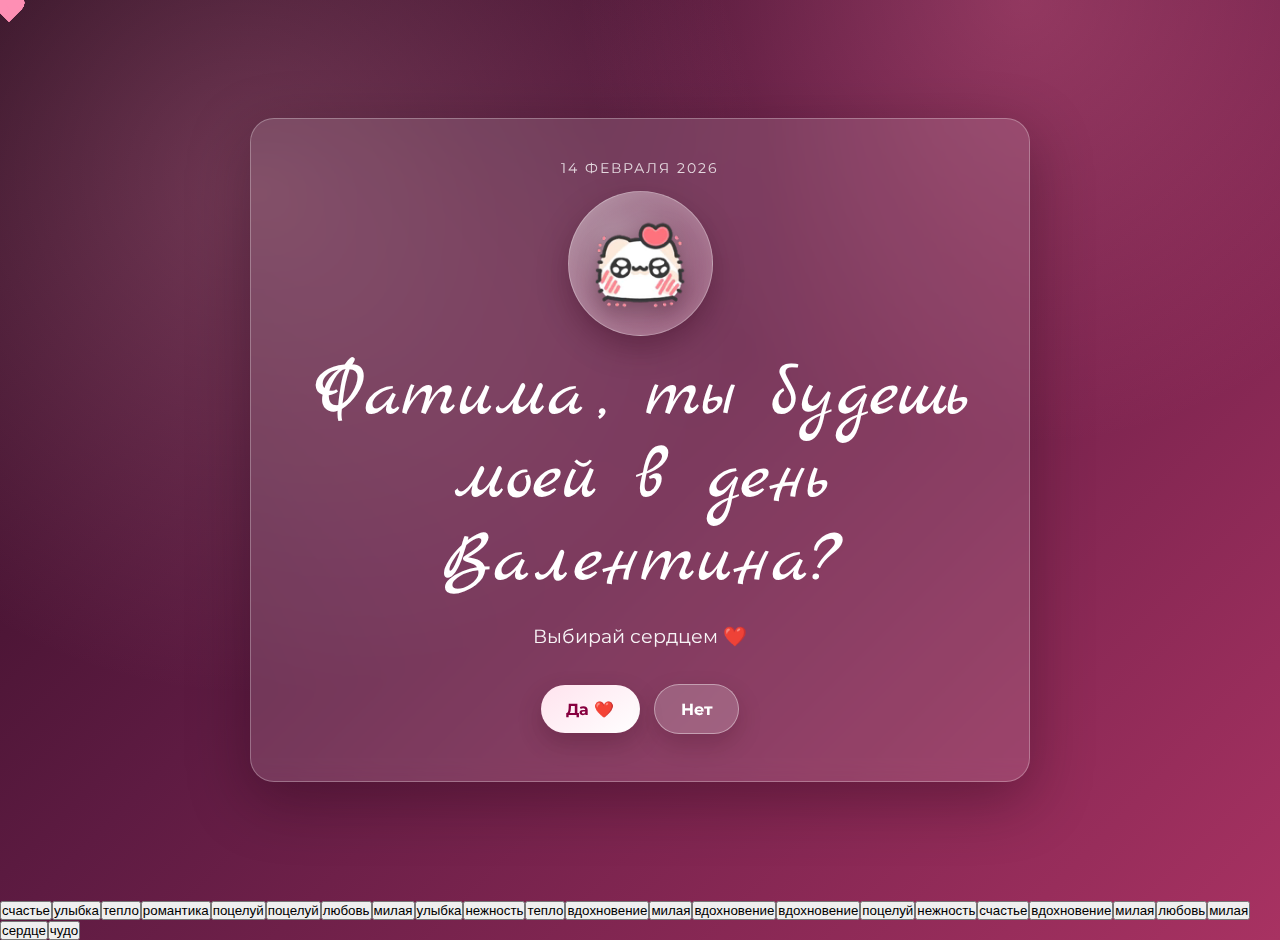
<file: index.html>
<!DOCTYPE html>
<html lang="ru">
<head>
    <meta charset="UTF-8">
    <meta name="viewport" content="width=device-width, initial-scale=1.0">
    <title>Фатима, ты будешь моей?</title>
    <link rel="preconnect" href="https://fonts.googleapis.com">
    <link rel="preconnect" href="https://fonts.gstatic.com" crossorigin>
    <link href="https://fonts.googleapis.com/css2?family=Marck+Script&family=Montserrat:wght@400;500;700&display=swap" rel="stylesheet">
    <link rel="stylesheet" href="style.css">
</head>
<body>
    <div class="hearts" aria-hidden="true">
        <span></span>
        <span></span>
        <span></span>
        <span></span>
        <span></span>
        <span></span>
        <span></span>
        <span></span>
        <span></span>
        <span></span>
        <span></span>
        <span></span>
        <span></span>
        <span></span>
        <span></span>
        <span></span>
        <span></span>
        <span></span>
        <span></span>
        <span></span>
    </div>

    <div class="petals" aria-hidden="true">
        <span></span>
        <span></span>
        <span></span>
        <span></span>
        <span></span>
        <span></span>
        <span></span>
        <span></span>
        <span></span>
        <span></span>
        <span></span>
        <span></span>
        <span></span>
        <span></span>
        <span></span>
        <span></span>
        <span></span>
        <span></span>
    </div>

    <main class="hero">
        <section class="card invite-card">
            <p class="date">14 февраля 2026</p>
            <div class="kitten-sticker" aria-hidden="true">
                <video class="kitten-video" src="chpic.su_-_Akunya_Maonya_001.webm" autoplay muted loop playsinline></video>
                <span class="heart h1">❤️</span>
                <span class="heart h2">✨</span>
                <span class="heart h3">❤️</span>
            </div>
            <h1><span class="name-highlight">Фатима</span>, ты будешь моей в день Валентина?</h1>
            <p class="subtitle">Выбирай сердцем ❤️</p>

            <div class="answer-row" id="answerRow">
                <button class="answer-btn yes-btn" id="yesBtn" type="button">Да ❤️</button>
                <button class="answer-btn no-btn" id="noBtn" type="button">Нет</button>
            </div>
        </section>
    </main>

    <script src="app.js"></script>
    <script>
        const yesButton = document.getElementById('yesBtn');
        const noButton = document.getElementById('noBtn');
        const answerRow = document.getElementById('answerRow');
        const subtitle = document.querySelector('.subtitle');
        let isNavigating = false;

        let noClicks = 0;
        const maxNoClicks = 7;
        const noMessages = [
            'Ты уверена? ✨',
            'Точно уверена? ❤️',
            'Может всё-таки «Да»? 🌷',
            'Подумай ещё раз, пожалуйста 💫',
            'Ну правда, ты очень важна для меня ❤️',
            'Последний шанс нажать «Да» ✨',
            'Сердце подсказывает выбрать «Да» ❤️'
        ];

        yesButton.addEventListener('click', () => {
            if (isNavigating) {
                return;
            }

            isNavigating = true;
            yesButton.disabled = true;
            noButton.disabled = true;

            if (typeof window.navigateWithHearts === 'function') {
                window.navigateWithHearts('/main.html', yesButton);

                setTimeout(() => {
                    window.location.assign('/main.html');
                }, 720);

                setTimeout(() => {
                    window.location.replace('/main.html');
                }, 1150);
                return;
            }

            window.location.replace('/main.html');
        });

        noButton.addEventListener('click', () => {
            noClicks += 1;

            if (typeof window.burstHeartsAtPoint === 'function') {
                const rect = noButton.getBoundingClientRect();
                const originX = rect.left + rect.width / 2;
                const originY = rect.top + rect.height / 2;
                const maxDistance = Math.hypot(window.innerWidth, window.innerHeight) * 0.7;

                for (let i = 0; i < 140; i += 1) {
                    const heart = document.createElement('span');
                    heart.className = 'click-heart';

                    const angle = Math.random() * Math.PI * 2;
                    const distance = 90 + Math.random() * maxDistance;
                    const driftX = Math.cos(angle) * distance;
                    const driftY = Math.sin(angle) * distance;
                    const scale = (0.75 + Math.random() * 0.9).toFixed(2);
                    const rotation = `${Math.floor(Math.random() * 80 - 40)}deg`;

                    heart.style.left = `${originX + (Math.random() - 0.5) * 12}px`;
                    heart.style.top = `${originY + (Math.random() - 0.5) * 12}px`;
                    heart.style.setProperty('--drift-x', `${driftX.toFixed(1)}px`);
                    heart.style.setProperty('--drift-y', `${driftY.toFixed(1)}px`);
                    heart.style.setProperty('--heart-scale', scale);
                    heart.style.setProperty('--heart-rotate', rotation);
                    heart.style.animationDelay = `${(Math.random() * 0.22).toFixed(2)}s`;

                    document.body.appendChild(heart);
                    setTimeout(() => heart.remove(), 1300);
                }
            }

            if (subtitle) {
                const messageIndex = Math.min(noClicks - 1, noMessages.length - 1);
                subtitle.textContent = noMessages[messageIndex];
            }

            const yesScale = 1 + noClicks * 0.16;
            yesButton.style.transform = `scale(${yesScale})`;

            const noScale = Math.max(0.38, 1 - noClicks * 0.09);
            noButton.style.transform = `scale(${noScale})`;
            noButton.style.opacity = '1';

            if (noClicks >= maxNoClicks) {
                noButton.classList.add('hidden-no');
                yesButton.classList.add('only-yes');
                answerRow.classList.add('only-yes-row');
            }
        });
    </script>
</body>
</html>
</file>
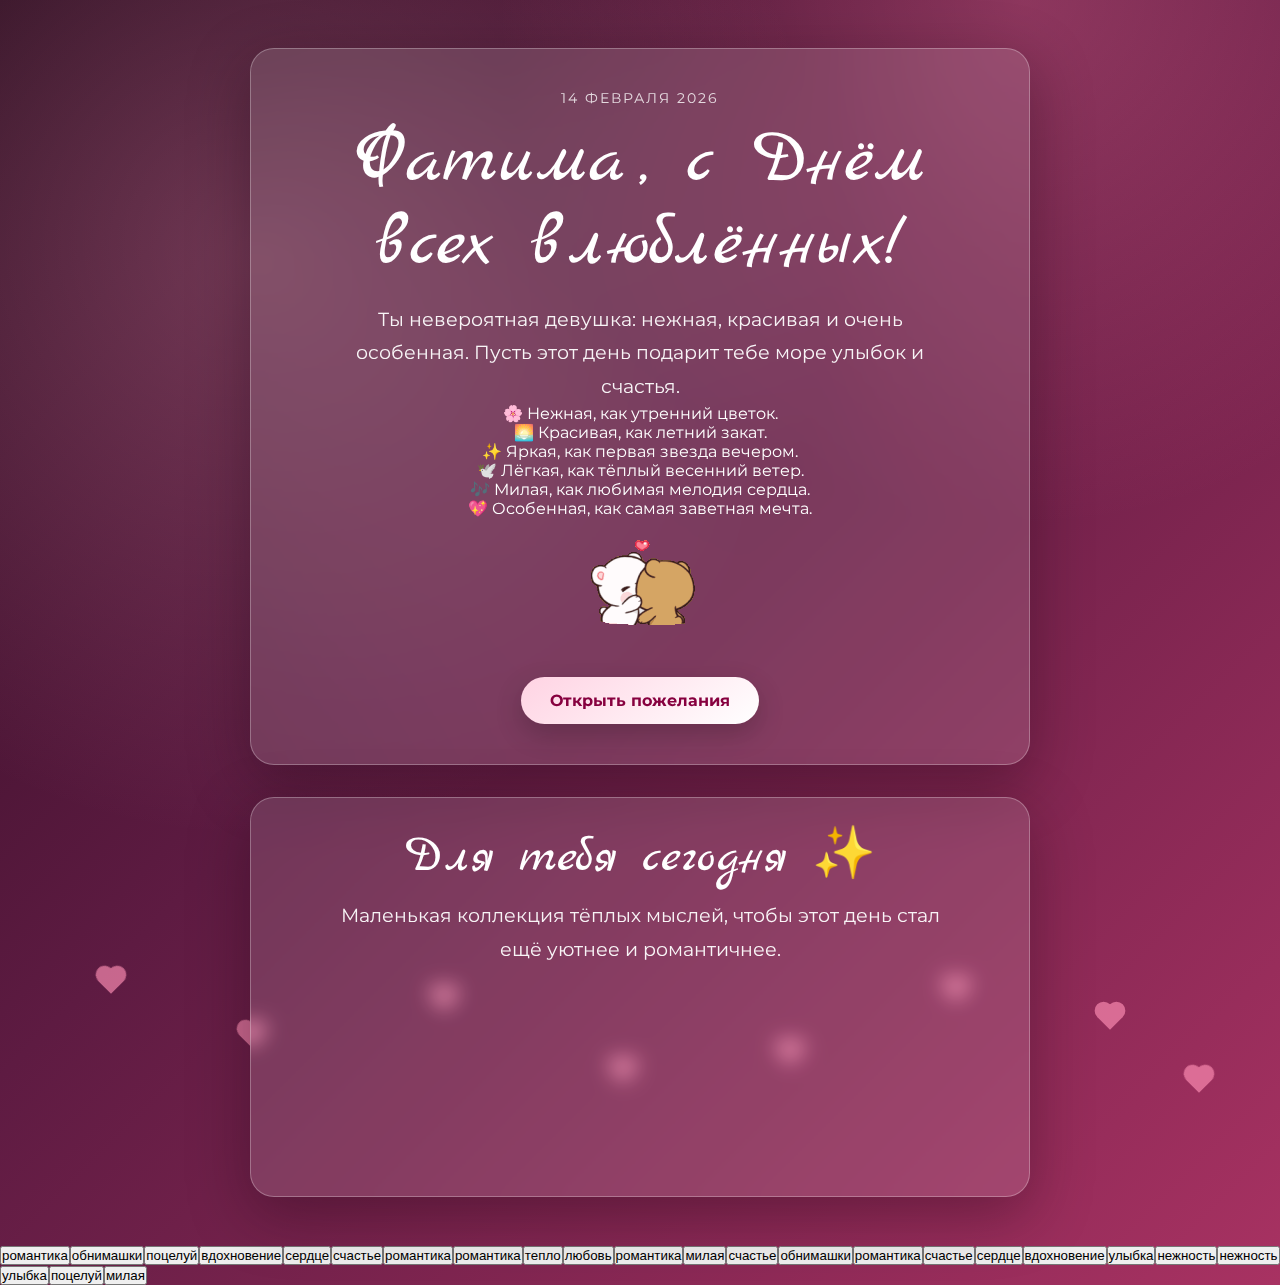
<file: main.html>
<!DOCTYPE html>
<html lang="ru">
<head>
    <meta charset="UTF-8">
    <meta name="viewport" content="width=device-width, initial-scale=1.0">
    <title>Для Фатимы — С Днём святого Валентина</title>
    <link rel="preconnect" href="https://fonts.googleapis.com">
    <link rel="preconnect" href="https://fonts.gstatic.com" crossorigin>
    <link href="https://fonts.googleapis.com/css2?family=Marck+Script&family=Montserrat:wght@400;500;700&display=swap" rel="stylesheet">
    <link rel="stylesheet" href="style.css">
</head>
<body>
    <div class="hearts" aria-hidden="true">
        <span></span>
        <span></span>
        <span></span>
        <span></span>
        <span></span>
        <span></span>
        <span></span>
        <span></span>
    </div>

    <div class="petals" aria-hidden="true">
        <span></span>
        <span></span>
        <span></span>
        <span></span>
        <span></span>
        <span></span>
    </div>

    <main class="hero">
        <section class="card">
            <p class="date">14 февраля 2026</p>
            <h1><span class="name-highlight">Фатима</span>, с Днём всех влюблённых!</h1>
            <p class="subtitle">Ты невероятная девушка: нежная, красивая и очень особенная. Пусть этот день подарит тебе море улыбок и счастья.</p>
            <div class="comparisons" aria-label="Красивые сравнения для Фатимы">
                <article class="comparison-item">🌸 Нежная, как утренний цветок.</article>
                <article class="comparison-item">🌅 Красивая, как летний закат.</article>
                <article class="comparison-item">✨ Яркая, как первая звезда вечером.</article>
                <article class="comparison-item">🕊️ Лёгкая, как тёплый весенний ветер.</article>
                <article class="comparison-item">🎶 Милая, как любимая мелодия сердца.</article>
                <article class="comparison-item">💖 Особенная, как самая заветная мечта.</article>
            </div>
            <div class="tenor-block">
                <img src="love-kiss.gif" alt="Милые мишки с сердечками" class="love-gif">
            </div>
            <div class="page-links">
                <a class="btn" href="wishes.html">Открыть пожелания</a>
            </div>
        </section>

        <section class="card mood-card">
            <h2>Для тебя сегодня ✨</h2>
            <p class="wish-intro">Маленькая коллекция тёплых мыслей, чтобы этот день стал ещё уютнее и романтичнее.</p>
            <div class="mood-grid" aria-label="Романтичные послания">
                <article class="mood-item">✉️ Ты делаешь этот мир добрее одним своим присутствием.</article>
                <article class="mood-item">🌷 Пусть твой день будет нежным, лёгким и очень счастливым.</article>
                <article class="mood-item">❤️ Ты — самое красивое украшение этого праздника любви.</article>
                <article class="mood-item">✨ Желаю тебе улыбаться так часто, как сияют звёзды.</article>
            </div>
        </section>
    </main>

    <script src="app.js"></script>
</body>
</html>
</file>
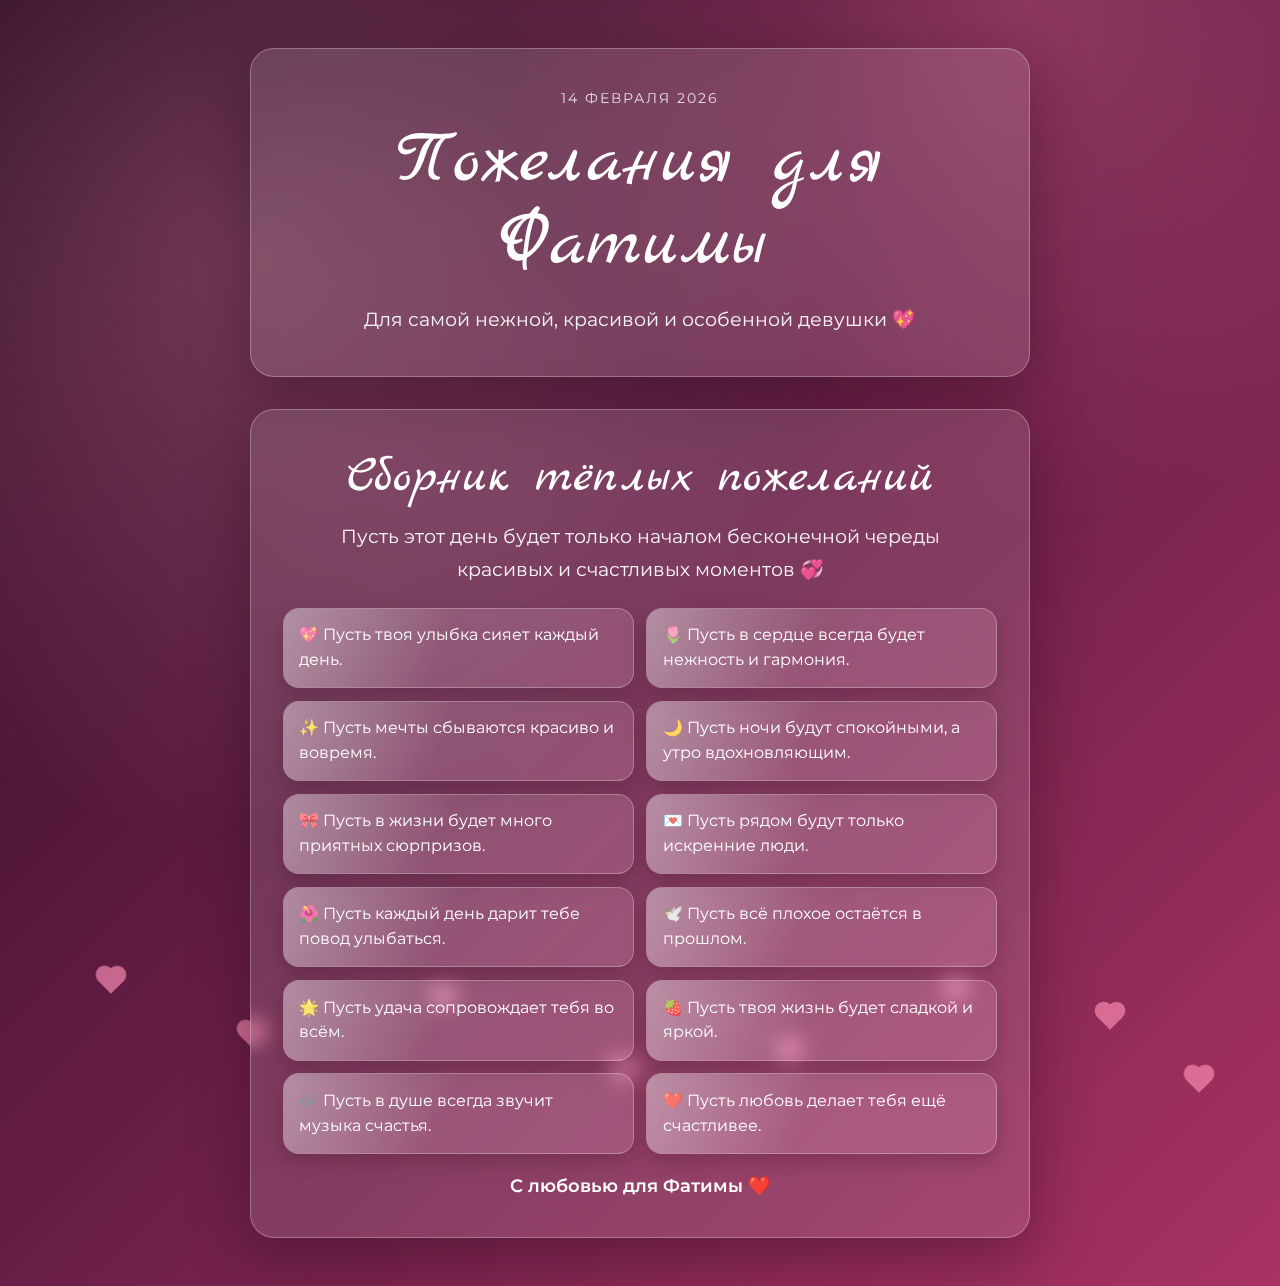
<file: wishes.html>
<!DOCTYPE html>
<html lang="ru">
<head>
    <meta charset="UTF-8">
    <meta name="viewport" content="width=device-width, initial-scale=1.0">
    <title>Пожелания для Фатимы</title>
    <link rel="preconnect" href="https://fonts.googleapis.com">
    <link rel="preconnect" href="https://fonts.gstatic.com" crossorigin>
    <link href="https://fonts.googleapis.com/css2?family=Marck+Script&family=Montserrat:wght@400;500;700&display=swap" rel="stylesheet">
    <link rel="stylesheet" href="style.css">
</head>
<body>
    <div class="hearts" aria-hidden="true">
        <span></span>
        <span></span>
        <span></span>
        <span></span>
        <span></span>
        <span></span>
        <span></span>
        <span></span>
    </div>

    <div class="petals" aria-hidden="true">
        <span></span>
        <span></span>
        <span></span>
        <span></span>
        <span></span>
        <span></span>
    </div>

    <main class="hero">
        <section class="card">
            <p class="date">14 февраля 2026</p>
            <h1>Пожелания для <span class="name-highlight">Фатимы</span></h1>
            <p class="subtitle">Для самой нежной, красивой и особенной девушки 💖</p>
        </section>

        <section class="wish open" id="wish">
            <h2>Сборник тёплых пожеланий</h2>
            <p class="wish-intro">Пусть этот день будет только началом бесконечной череды красивых и счастливых моментов 💞</p>
            <div class="wishes-grid" aria-label="Пожелания для Фатимы">
                <article class="wish-card">💖 Пусть твоя улыбка сияет каждый день.</article>
                <article class="wish-card">🌷 Пусть в сердце всегда будет нежность и гармония.</article>
                <article class="wish-card">✨ Пусть мечты сбываются красиво и вовремя.</article>
                <article class="wish-card">🌙 Пусть ночи будут спокойными, а утро вдохновляющим.</article>
                <article class="wish-card">🎀 Пусть в жизни будет много приятных сюрпризов.</article>
                <article class="wish-card">💌 Пусть рядом будут только искренние люди.</article>
                <article class="wish-card">🌺 Пусть каждый день дарит тебе повод улыбаться.</article>
                <article class="wish-card">🕊️ Пусть всё плохое остаётся в прошлом.</article>
                <article class="wish-card">🌟 Пусть удача сопровождает тебя во всём.</article>
                <article class="wish-card">🍓 Пусть твоя жизнь будет сладкой и яркой.</article>
                <article class="wish-card">🎶 Пусть в душе всегда звучит музыка счастья.</article>
                <article class="wish-card">❤️ Пусть любовь делает тебя ещё счастливее.</article>
            </div>
            <div class="signature">С любовью для Фатимы ❤️</div>
        </section>
    </main>
</body>
</html>
</file>
<file: style.css>
* {
	margin: 0;
	padding: 0;
	box-sizing: border-box;
}

body {
	min-height: 100vh;
	font-family: 'Montserrat', sans-serif;
	color: #fff;
	background:
		radial-gradient(circle at 20% 20%, rgba(255, 170, 196, 0.25), transparent 40%),
		radial-gradient(circle at 80% 0%, rgba(255, 120, 160, 0.3), transparent 32%),
		linear-gradient(135deg, #2b0b1f 0%, #5e1b42 42%, #a83262 100%);
	overflow-x: hidden;
	transition: opacity 0.55s ease, transform 0.55s ease;
	cursor: url("data:image/svg+xml,%3Csvg xmlns='http://www.w3.org/2000/svg' width='28' height='28' viewBox='0 0 24 24'%3E%3Cpath fill='%23ff6fa5' d='M12 21.35l-1.45-1.32C5.4 15.36 2 12.28 2 8.5 2 5.42 4.42 3 7.5 3c1.74 0 3.41.81 4.5 2.09A6 6 0 0 1 16.5 3C19.58 3 22 5.42 22 8.5c0 3.78-3.4 6.86-8.55 11.54z'/%3E%3C/svg%3E") 14 14, auto;
}

a,
button {
	cursor: url("data:image/svg+xml,%3Csvg xmlns='http://www.w3.org/2000/svg' width='28' height='28' viewBox='0 0 24 24'%3E%3Cpath fill='%23ffd1e6' d='M12 21.35l-1.45-1.32C5.4 15.36 2 12.28 2 8.5 2 5.42 4.42 3 7.5 3c1.74 0 3.41.81 4.5 2.09A6 6 0 0 1 16.5 3C19.58 3 22 5.42 22 8.5c0 3.78-3.4 6.86-8.55 11.54z'/%3E%3Ccircle cx='18.6' cy='4.7' r='2' fill='%23fff'/%3E%3C/svg%3E") 14 14, pointer;
}

body.page-fade-out {
	opacity: 0;
	transform: scale(0.99);
}

.click-heart {
	position: fixed;
	z-index: 9999;
	pointer-events: none;
	width: 14px;
	height: 14px;
	background: #ff9fc1;
	transform: translate(-50%, -50%) rotate(45deg);
	border-radius: 2px;
	animation: clickHeartBurst 0.95s ease-out forwards;
	filter: drop-shadow(0 2px 6px rgba(92, 0, 39, 0.45));
}

.click-heart::before,
.click-heart::after {
	content: '';
	position: absolute;
	width: inherit;
	height: inherit;
	background: inherit;
	border-radius: 50%;
}

.click-heart::before {
	left: -50%;
}

.click-heart::after {
	top: -50%;
}

.trail-heart {
	position: fixed;
	z-index: 9998;
	pointer-events: none;
	width: 10px;
	height: 10px;
	background: #ffb0cd;
	transform: translate(-50%, -50%) rotate(45deg);
	border-radius: 2px;
	opacity: 0.88;
	animation: trailHeartFloat 0.72s ease-out forwards;
	filter: drop-shadow(0 2px 4px rgba(82, 0, 36, 0.34));
}

.trail-heart::before,
.trail-heart::after {
	content: '';
	position: absolute;
	width: inherit;
	height: inherit;
	background: inherit;
	border-radius: 50%;
}

.trail-heart::before {
	left: -50%;
}

.trail-heart::after {
	top: -50%;
}

.hero {
	min-height: 100vh;
	display: grid;
	place-items: center;
	gap: 2rem;
	padding: 3rem 1.2rem;
	position: relative;
	z-index: 2;
}

.card,
.wish {
	width: min(780px, 100%);
	text-align: center;
	border-radius: 24px;
	padding: 2.5rem 2rem;
	background: rgba(255, 255, 255, 0.12);
	backdrop-filter: blur(10px);
	border: 1px solid rgba(255, 255, 255, 0.28);
	box-shadow: 0 18px 60px rgba(27, 0, 13, 0.35);
}

.date {
	font-size: 0.9rem;
	text-transform: uppercase;
	letter-spacing: 0.14em;
	opacity: 0.8;
	margin-bottom: 0.9rem;
}

h1,
h2 {
	font-family: 'Marck Script', cursive;
	font-weight: 400;
	line-height: 1.1;
}

h1 {
	font-size: clamp(2.3rem, 7vw, 4.7rem);
	margin-bottom: 1rem;
}

.name-highlight {
	position: relative;
	display: inline-block;
	padding-right: 0.2em;
	transition: text-shadow 0.25s ease, color 0.25s ease;
}

.name-highlight::after {
	content: '❤';
	position: absolute;
	top: -0.45em;
	right: -0.25em;
	font-size: 0.38em;
	opacity: 0;
	transform: translateY(6px) scale(0.8);
	transition: opacity 0.25s ease, transform 0.25s ease;
}

.name-highlight:hover {
	color: #ffd1e3;
	text-shadow: 0 0 16px rgba(255, 200, 225, 0.95);
}

.name-highlight:hover::after {
	opacity: 1;
	transform: translateY(0) scale(1);
}

.subtitle,
.wish-intro {
	width: min(600px, 100%);
	margin: 0 auto;
	font-size: clamp(1rem, 2.4vw, 1.2rem);
	line-height: 1.75;
	opacity: 0.95;
}

.opened-note {
	margin: 1.4rem auto 0;
	display: inline-flex;
	align-items: center;
	justify-content: center;
	padding: 0.7rem 1.1rem;
	border-radius: 999px;
	font-weight: 700;
	color: #fff;
	background: rgba(255, 255, 255, 0.2);
	border: 1px solid rgba(255, 255, 255, 0.45);
	animation: pulse 2.2s ease-in-out infinite;
	text-decoration: none;
}

.opened-note:hover {
	background: rgba(255, 255, 255, 0.28);
}

.invite-card {
	max-width: 860px;
}

.kitten-sticker {
	position: relative;
	width: 145px;
	height: 145px;
	margin: 0 auto 1.2rem;
	display: grid;
	place-items: center;
	border-radius: 50%;
	background: radial-gradient(circle at 30% 30%, rgba(255, 255, 255, 0.4), rgba(255, 184, 214, 0.2));
	border: 1px solid rgba(255, 255, 255, 0.35);
	box-shadow: 0 12px 30px rgba(48, 0, 23, 0.34), inset 0 0 20px rgba(255, 255, 255, 0.2);
	animation: kittenPulse 2.2s ease-in-out infinite;
}

.kitten-video {
	width: 92px;
	height: 92px;
	object-fit: cover;
	border-radius: 20px;
	filter: drop-shadow(0 8px 10px rgba(35, 0, 12, 0.32));
	animation: kittenBounce 1.7s ease-in-out infinite;
	user-select: none;
	pointer-events: none;
}

.kitten-sticker .heart {
	position: absolute;
	font-size: 1.1rem;
	opacity: 0;
	animation: kittenHearts 2.2s ease-in-out infinite;
	user-select: none;
}

.kitten-sticker .h1 {
	left: 16%;
	top: 28%;
	animation-delay: 0s;
}

.kitten-sticker .h2 {
	right: 14%;
	top: 22%;
	animation-delay: 0.45s;
}

.kitten-sticker .h3 {
	right: 23%;
	bottom: 18%;
	animation-delay: 0.9s;
}

.answer-row {
	margin-top: 1.5rem;
	display: flex;
	justify-content: center;
	align-items: center;
	gap: 0.9rem;
	min-height: 64px;
	flex-wrap: wrap;
}

.answer-btn {
	border: none;
	padding: 0.9rem 1.6rem;
	border-radius: 999px;
	font-family: 'Montserrat', sans-serif;
	font-size: 1rem;
	font-weight: 700;
	cursor: pointer;
	transition: transform 0.25s ease, opacity 0.25s ease, box-shadow 0.25s ease;
	user-select: none;
	-webkit-user-select: none;
	-ms-user-select: none;
}

.yes-btn {
	color: #87003f;
	background: linear-gradient(145deg, #ffe3ee, #fff);
	box-shadow: 0 10px 24px rgba(47, 0, 19, 0.24);
}

.yes-btn:hover {
	box-shadow: 0 12px 26px rgba(47, 0, 19, 0.3);
}

.no-btn {
	color: #fff;
	background: rgba(255, 255, 255, 0.18);
	border: 1px solid rgba(255, 255, 255, 0.4);
	box-shadow: 0 10px 24px rgba(47, 0, 19, 0.2);
}

.hidden-no {
	display: none;
}

.only-yes-row {
	justify-content: center;
}

.yes-btn.only-yes {
	transform: scale(1.85) !important;
	padding: 1.1rem 2.2rem;
	box-shadow: 0 16px 30px rgba(47, 0, 19, 0.35);
	animation: yesFinalPulse 1.2s ease-in-out infinite;
}

.btn {
	margin-top: 1.8rem;
	display: inline-block;
	text-decoration: none;
	color: #87003f;
	background: linear-gradient(145deg, #ffd3e3, #fff);
	padding: 0.9rem 1.8rem;
	border-radius: 999px;
	font-weight: 700;
	transition: transform 0.25s ease, box-shadow 0.25s ease;
	box-shadow: 0 10px 28px rgba(0, 0, 0, 0.2);
	--btn-tilt: -1.2deg;
}

.btn:hover {
	transform: translateY(-2px) scale(1.03) rotate(var(--btn-tilt));
	box-shadow: 0 14px 30px rgba(0, 0, 0, 0.25);
}

.page-links .btn:nth-child(even) {
	--btn-tilt: 1.2deg;
}

.page-links {
	margin-top: 1.2rem;
	display: flex;
	justify-content: center;
}

.mood-card {
	padding-top: 2rem;
}

.mood-grid {
	margin-top: 1rem;
	display: grid;
	grid-template-columns: repeat(auto-fit, minmax(230px, 1fr));
	gap: 0.8rem;
}

.mood-item {
	padding: 0.9rem 1rem;
	text-align: left;
	line-height: 1.55;
	border-radius: 16px;
	background: linear-gradient(135deg, rgba(255, 255, 255, 0.15), rgba(255, 183, 216, 0.2));
	border: 1px solid rgba(255, 255, 255, 0.32);
	box-shadow: 0 8px 20px rgba(40, 0, 18, 0.2);
	transition: transform 0.28s ease, box-shadow 0.28s ease;
	user-select: none;
	-webkit-user-select: none;
	-ms-user-select: none;
	opacity: 0;
	animation: moodReveal 0.75s ease forwards;
	--mood-tilt: -1.4deg;
}

.mood-item:hover {
	transform: translateY(-5px) rotate(var(--mood-tilt));
	box-shadow: 0 12px 26px rgba(40, 0, 18, 0.28);
}

.mood-item:nth-child(even) {
	--mood-tilt: 1.4deg;
}

.mood-item:nth-child(1) {
	animation-delay: 0.08s;
}

.mood-item:nth-child(2) {
	animation-delay: 0.2s;
}

.mood-item:nth-child(3) {
	animation-delay: 0.32s;
}

.mood-item:nth-child(4) {
	animation-delay: 0.44s;
}

@keyframes moodReveal {
	0% {
		opacity: 0;
		transform: translateY(16px) scale(0.98);
	}
	100% {
		opacity: 1;
		transform: translateY(0) scale(1);
	}
}

h2 {
	font-size: clamp(2rem, 6vw, 3.2rem);
	margin-bottom: 0.8rem;
}

.signature {
	margin-top: 1.25rem;
	font-size: 1.15rem;
	font-weight: 600;
}

.wish.open {
	animation: revealWish 0.8s ease both;
}

.wishes-grid {
	margin-top: 1.3rem;
	display: grid;
	grid-template-columns: repeat(auto-fit, minmax(230px, 1fr));
	gap: 0.8rem;
}

.wish-card {
	padding: 0.9rem 0.95rem;
	border-radius: 16px;
	text-align: left;
	line-height: 1.55;
	background: linear-gradient(135deg, rgba(255, 255, 255, 0.15), rgba(255, 183, 216, 0.18));
	border: 1px solid rgba(255, 255, 255, 0.28);
	box-shadow: 0 8px 20px rgba(40, 0, 18, 0.22);
	animation: revealWish 0.7s ease both;
	user-select: none;
	-webkit-user-select: none;
	-ms-user-select: none;
	position: relative;
	overflow: hidden;
	transition: transform 0.3s ease, box-shadow 0.3s ease, border-color 0.3s ease;
}

.wish-card:hover {
	transform: translateY(-7px) scale(1.02);
	border-color: rgba(255, 255, 255, 0.52);
	box-shadow: 0 14px 28px rgba(40, 0, 18, 0.3), 0 0 0 1px rgba(255, 233, 244, 0.45) inset;
	animation: wishCardFloat 1.7s ease-in-out infinite;
}

.wish-card::before {
	content: '';
	position: absolute;
	inset: 0;
	left: -125%;
	background: linear-gradient(110deg, transparent 20%, rgba(255, 255, 255, 0.42), transparent 75%);
	transition: left 0.55s ease;
}

.wish-card:hover::before {
	left: 130%;
}

.fun-list {
	margin-top: 1.4rem;
	display: flex;
	flex-wrap: wrap;
	gap: 0.65rem;
	justify-content: center;
}

.fun-list span {
	padding: 0.55rem 0.9rem;
	border-radius: 999px;
	background: linear-gradient(135deg, rgba(255, 255, 255, 0.17), rgba(255, 185, 216, 0.18));
	border: 1px solid rgba(255, 255, 255, 0.36);
	font-size: 0.94rem;
	font-weight: 500;
	position: relative;
	overflow: hidden;
	transition: transform 0.32s ease, box-shadow 0.32s ease, background 0.32s ease;
	user-select: none;
	-webkit-user-select: none;
	-ms-user-select: none;
	cursor: default;
}

.fun-list span::before {
	content: '';
	position: absolute;
	inset: 0;
	left: -130%;
	background: linear-gradient(110deg, transparent 25%, rgba(255, 255, 255, 0.5), transparent 75%);
	transition: left 0.55s ease;
}

.fun-list span::after {
	position: absolute;
	top: -0.62rem;
	right: 0.45rem;
	font-size: 0.88rem;
	opacity: 0;
	transform: translateY(6px) scale(0.85);
	transition: opacity 0.25s ease, transform 0.25s ease;
}

.fun-list span:hover {
	transform: translateY(-6px) scale(1.04);
	background: linear-gradient(135deg, rgba(255, 226, 240, 0.42), rgba(255, 169, 207, 0.42));
	box-shadow: 0 12px 28px rgba(63, 0, 29, 0.3), 0 0 0 1px rgba(255, 255, 255, 0.24) inset;
}

.fun-list span:hover::before {
	left: 130%;
}

.fun-list span:nth-child(1):hover {
	animation: chipMagic 1.25s ease-in-out infinite;
}

.fun-list span:nth-child(1)::after {
	content: '✨';
}

.fun-list span:nth-child(1):hover::after {
	opacity: 1;
	transform: translateY(-3px) scale(1.05);
}

.fun-list span:nth-child(2):hover {
	animation: chipMoon 1.9s ease-in-out infinite;
}

.fun-list span:nth-child(2)::after {
	content: '🌙';
}

.fun-list span:nth-child(2):hover::after {
	opacity: 1;
	transform: translateY(-2px) scale(1.03);
}

.fun-list span:nth-child(3):hover {
	animation: chipHeart 1.15s ease-in-out infinite;
}

.fun-list span:nth-child(3)::after {
	content: '💖';
}

.fun-list span:nth-child(3):hover::after {
	opacity: 1;
	transform: translateY(-4px) scale(1.08);
}

.hearts {
	position: fixed;
	inset: 0;
	pointer-events: none;
	z-index: 1;
}

.hearts span {
	position: absolute;
	width: 18px;
	height: 18px;
	background: #ff90b5;
	transform: rotate(45deg);
	opacity: 0.65;
	animation: float 11s linear infinite;
}

.hearts span::before,
.hearts span::after {
	content: '';
	position: absolute;
	width: inherit;
	height: inherit;
	background: inherit;
	border-radius: 50%;
}

.hearts span::before {
	left: -50%;
}

.hearts span::after {
	top: -50%;
}

.hearts span:nth-child(1) {
	left: 8%;
	bottom: -10%;
	animation-delay: 0s;
	animation-duration: 9s;
}

.hearts span:nth-child(2) {
	left: 19%;
	bottom: -16%;
	animation-delay: 1.4s;
	animation-duration: 12s;
}

.hearts span:nth-child(3) {
	left: 34%;
	bottom: -12%;
	animation-delay: 0.8s;
	animation-duration: 10.5s;
}

.hearts span:nth-child(4) {
	left: 48%;
	bottom: -20%;
	animation-delay: 2s;
	animation-duration: 13s;
}

.hearts span:nth-child(5) {
	left: 61%;
	bottom: -18%;
	animation-delay: 1.2s;
	animation-duration: 11s;
}

.hearts span:nth-child(6) {
	left: 74%;
	bottom: -11%;
	animation-delay: 2.4s;
	animation-duration: 10s;
}

.hearts span:nth-child(7) {
	left: 86%;
	bottom: -14%;
	animation-delay: 0.5s;
	animation-duration: 8.8s;
}

.hearts span:nth-child(8) {
	left: 93%;
	bottom: -21%;
	animation-delay: 1.8s;
	animation-duration: 12.3s;
}

.petals {
	position: fixed;
	inset: -10% 0 0;
	pointer-events: none;
	z-index: 1;
	overflow: hidden;
}

.petals span {
	position: absolute;
	top: -12%;
	width: 16px;
	height: 24px;
	border-radius: 70% 30% 70% 30%;
	background: linear-gradient(145deg, rgba(255, 198, 221, 0.8), rgba(255, 126, 171, 0.82));
	box-shadow: inset -2px -3px 8px rgba(152, 28, 84, 0.28);
	opacity: 0.7;
	animation: petalsFall linear infinite;
}

.petals span:nth-child(1) {
	left: 10%;
	animation-duration: 11s;
	animation-delay: 0s;
}

.petals span:nth-child(2) {
	left: 24%;
	animation-duration: 13.5s;
	animation-delay: 2s;
}

.petals span:nth-child(3) {
	left: 42%;
	animation-duration: 10.5s;
	animation-delay: 1s;
}

.petals span:nth-child(4) {
	left: 58%;
	animation-duration: 12.2s;
	animation-delay: 2.6s;
}

.petals span:nth-child(5) {
	left: 75%;
	animation-duration: 9.8s;
	animation-delay: 0.6s;
}

.petals span:nth-child(6) {
	left: 89%;
	animation-duration: 14s;
	animation-delay: 3.1s;
}

@keyframes float {
	0% {
		transform: translateY(0) rotate(45deg) scale(0.9);
		opacity: 0;
	}
	15% {
		opacity: 0.75;
	}
	100% {
		transform: translateY(-120vh) rotate(45deg) scale(1.15);
		opacity: 0;
	}
}

@keyframes petalsFall {
	0% {
		transform: translate3d(0, -10vh, 0) rotate(0deg);
		opacity: 0;
	}
	10% {
		opacity: 0.75;
	}
	100% {
		transform: translate3d(30px, 118vh, 0) rotate(380deg);
		opacity: 0;
	}
}

@keyframes clickHeartBurst {
	0% {
		opacity: 0;
		transform: translate(-50%, -50%) scale(0.4) rotate(45deg);
	}
	15% {
		opacity: 1;
	}
	100% {
		opacity: 0;
		transform: translate(
			calc(-50% + var(--drift-x, 0px)),
			calc(-50% + var(--drift-y, -60px))
		) scale(var(--heart-scale, 1.1)) rotate(var(--heart-rotate, 12deg));
	}
}

@keyframes trailHeartFloat {
	0% {
		opacity: 0.88;
		transform: translate(-50%, -50%) scale(0.75) rotate(45deg);
	}
	100% {
		opacity: 0;
		transform: translate(
			calc(-50% + var(--trail-x, 0px)),
			calc(-50% + var(--trail-y, -30px))
		) scale(var(--trail-scale, 1)) rotate(45deg);
	}
}

@keyframes revealWish {
	0% {
		opacity: 0;
		transform: translateY(20px) scale(0.98);
	}
	100% {
		opacity: 1;
		transform: translateY(0) scale(1);
	}
}

@keyframes pulse {
	0%,
	100% {
		transform: scale(1);
		box-shadow: 0 0 0 0 rgba(255, 180, 207, 0.45);
	}
	50% {
		transform: scale(1.03);
		box-shadow: 0 0 0 14px rgba(255, 180, 207, 0);
	}
}

@keyframes chipMagic {
	0%,
	100% {
		transform: translateY(-6px) scale(1.04) rotate(0deg);
	}
	50% {
		transform: translateY(-10px) scale(1.07) rotate(-1.6deg);
	}
}

@keyframes chipMoon {
	0%,
	100% {
		transform: translateY(-6px) scale(1.04) translateX(0);
	}
	25% {
		transform: translateY(-8px) scale(1.05) translateX(-2px);
	}
	75% {
		transform: translateY(-8px) scale(1.05) translateX(2px);
	}
}

@keyframes chipHeart {
	0%,
	100% {
		transform: translateY(-6px) scale(1.04);
	}
	25% {
		transform: translateY(-8px) scale(1.1);
	}
	50% {
		transform: translateY(-7px) scale(1.03);
	}
	75% {
		transform: translateY(-9px) scale(1.1);
	}
}

@keyframes wishCardFloat {
	0%,
	100% {
		transform: translateY(-7px) scale(1.02);
	}
	50% {
		transform: translateY(-11px) scale(1.03);
	}
}

@keyframes kittenBounce {
	0%,
	100% {
		transform: translateY(0);
	}
	50% {
		transform: translateY(-8px);
	}
}

@keyframes kittenPulse {
	0%,
	100% {
		transform: scale(1);
	}
	50% {
		transform: scale(1.03);
	}
}

@keyframes kittenHearts {
	0% {
		opacity: 0;
		transform: translateY(6px) scale(0.8);
	}
	35% {
		opacity: 1;
	}
	100% {
		opacity: 0;
		transform: translateY(-16px) scale(1.1);
	}
}

@keyframes yesFinalPulse {
	0%,
	100% {
		box-shadow: 0 16px 30px rgba(47, 0, 19, 0.35), 0 0 0 0 rgba(255, 209, 228, 0.5);
	}
	50% {
		box-shadow: 0 16px 30px rgba(47, 0, 19, 0.35), 0 0 0 18px rgba(255, 209, 228, 0);
	}
}

@media (max-width: 600px) {
	body {
		font-size: 15px;
	}

	.hero {
		padding: 1.6rem 0.9rem 2rem;
		gap: 1.1rem;
	}

	.card,
	.wish {
		width: 100%;
		padding: 1.6rem 1rem;
		border-radius: 20px;
	}

	h1 {
		font-size: clamp(2rem, 10vw, 3rem);
	}

	h2 {
		font-size: clamp(1.8rem, 9vw, 2.5rem);
	}

	.subtitle,
	.wish-intro {
		font-size: 0.98rem;
		line-height: 1.65;
	}

	.kitten-sticker {
		width: 122px;
		height: 122px;
		margin-bottom: 0.8rem;
	}

	.kitten-video {
		width: 78px;
		height: 78px;
		border-radius: 16px;
	}

	.answer-row {
		gap: 0.7rem;
	}

	.answer-btn {
		width: 100%;
		max-width: 280px;
		padding: 0.85rem 1rem;
	}

	.btn {
		width: 100%;
		margin-top: 1rem;
		padding: 0.85rem 1rem;
	}

	.fun-list span {
		width: 100%;
	}

	.mood-grid,
	.wishes-grid {
		grid-template-columns: 1fr;
		gap: 0.65rem;
	}

	.mood-item,
	.wish-card {
		padding: 0.8rem 0.85rem;
	}

	.yes-btn.only-yes {
		transform: scale(1.35) !important;
		padding: 0.95rem 1.15rem;
	}
}

@media (max-width: 420px) {
	.hero {
		padding: 1.1rem 0.65rem 1.6rem;
	}

	.card,
	.wish {
		padding: 1.25rem 0.8rem;
		border-radius: 16px;
	}

	.date {
		font-size: 0.76rem;
		letter-spacing: 0.1em;
	}

	.btn,
	.answer-btn {
		font-size: 0.94rem;
	}

	.yes-btn.only-yes {
		transform: scale(1.18) !important;
	}
}
</file>
